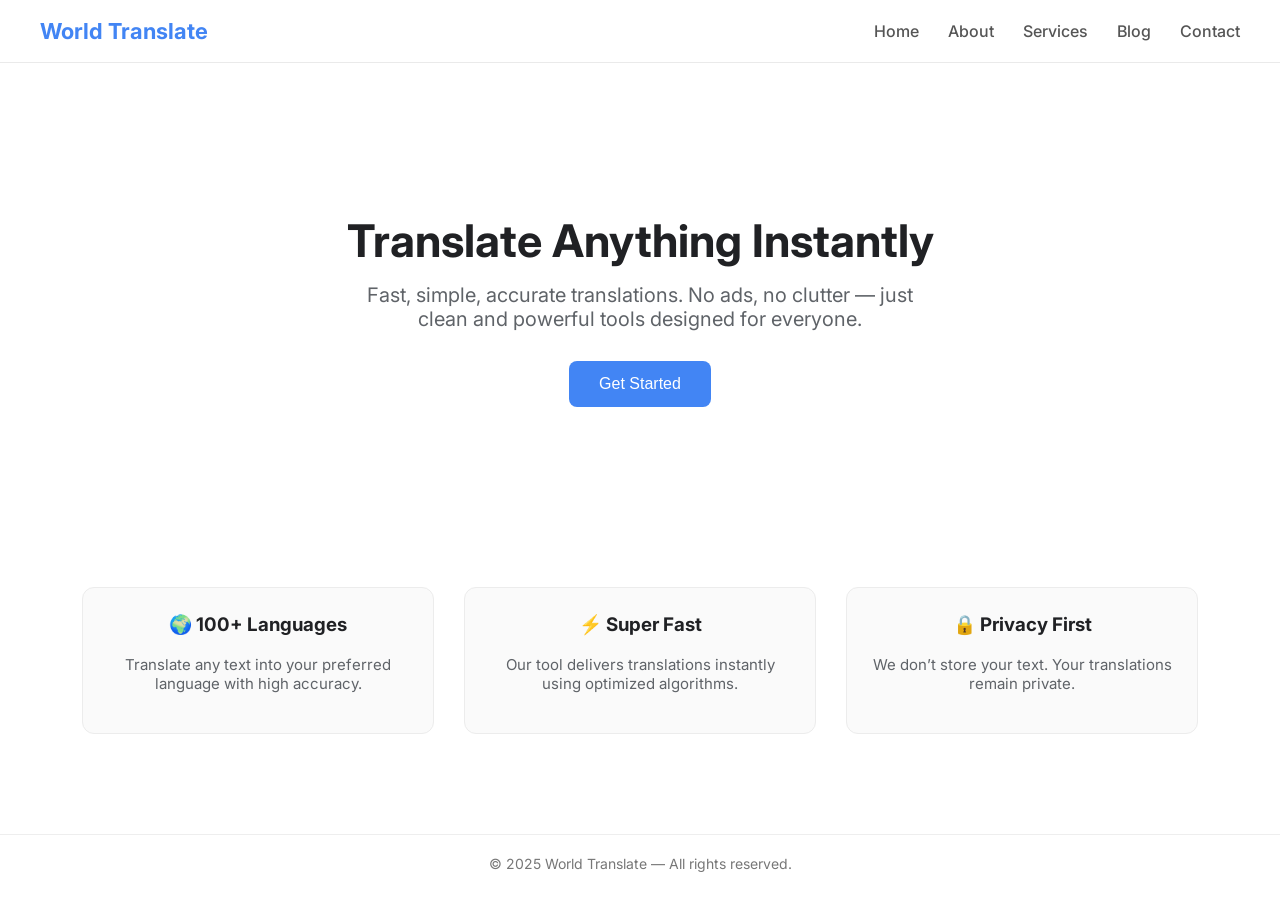
<file: index.html>
<!DOCTYPE html>
<html lang="en">
<head>
    <meta charset="UTF-8" />
    <meta name="viewport" content="width=device-width, initial-scale=1.0" />
    <title>World Translate — Home</title>

    <!-- Google Font -->
    <link href="https://fonts.googleapis.com/css2?family=Inter:wght@300;400;600;700&display=swap" rel="stylesheet">

    <style>
        body {
            margin: 0;
            font-family: 'Inter', sans-serif;
            background: #ffffff;
            color: #333;
        }

        /* Navbar */
        nav {
            display: flex;
            justify-content: space-between;
            align-items: center;
            padding: 18px 40px;
            background: #ffffff;
            border-bottom: 1px solid #eaeaea;
            position: sticky;
            top: 0;
            z-index: 10;
        }

        nav .logo {
            font-size: 22px;
            font-weight: 700;
            color: #4285F4; /* Google blue */
        }

        nav a {
            margin-left: 25px;
            text-decoration: none;
            color: #555;
            font-weight: 500;
            transition: 0.2s;
        }

        nav a:hover {
            color: #4285F4;
        }

        /* Hero Section */
        .hero {
            text-align: center;
            padding: 120px 20px;
        }

        .hero h1 {
            font-size: 45px;
            margin-bottom: 15px;
            color: #202124;
            font-weight: 700;
        }

        .hero p {
            font-size: 20px;
            color: #5f6368;
            max-width: 600px;
            margin: auto;
        }

        .hero button {
            margin-top: 30px;
            padding: 14px 30px;
            font-size: 16px;
            border: none;
            border-radius: 8px;
            background-color: #4285F4;
            color: white;
            cursor: pointer;
            transition: 0.25s;
        }

        .hero button:hover {
            background-color: #2c6adf;
        }

        /* Features section */
        .features {
            display: flex;
            justify-content: center;
            gap: 30px;
            padding: 60px 20px;
            flex-wrap: wrap;
        }

        .card {
            width: 300px;
            padding: 25px;
            border-radius: 12px;
            background: #fafafa;
            border: 1px solid #ececec;
            text-align: center;
        }

        .card h3 {
            margin-top: 0;
            color: #202124;
        }

        .card p {
            color: #5f6368;
            font-size: 15px;
        }

        /* Footer */
        footer {
            text-align: center;
            padding: 20px;
            margin-top: 40px;
            font-size: 14px;
            color: #777;
            border-top: 1px solid #eee;
        }

        @media (max-width: 600px) {
            nav {
                padding: 15px 20px;
            }

            nav a {
                margin-left: 15px;
            }

            .hero h1 {
                font-size: 34px;
            }

            .hero p {
                font-size: 17px;
            }
        }
    </style>
</head>

<body>

    <!-- NAVBAR -->
    <nav>
        <div class="logo">World Translate</div>
        <div>
            <a href="index.html">Home</a>
            <a href="about.html">About</a>
            <a href="services.html">Services</a>
            <a href="blog.html">Blog</a>
            <a href="contact.html">Contact</a>
        </div>
    </nav>

    <!-- HERO SECTION -->
    <div class="hero">
        <h1>Translate Anything Instantly</h1>
        <p>Fast, simple, accurate translations. No ads, no clutter — just clean and powerful tools designed for everyone.</p>
        <a href="services.html">
            <button>Get Started</button>
        </a>
    </div>

    <!-- FEATURE CARDS -->
    <div class="features">
        <div class="card">
            <h3>🌍 100+ Languages</h3>
            <p>Translate any text into your preferred language with high accuracy.</p>
        </div>
        <div class="card">
            <h3>⚡ Super Fast</h3>
            <p>Our tool delivers translations instantly using optimized algorithms.</p>
        </div>
        <div class="card">
            <h3>🔒 Privacy First</h3>
            <p>We don’t store your text. Your translations remain private.</p>
        </div>
    </div>

    <!-- FOOTER -->
    <footer>
        © 2025 World Translate — All rights reserved.
    </footer>

</body>
</html>
</file>
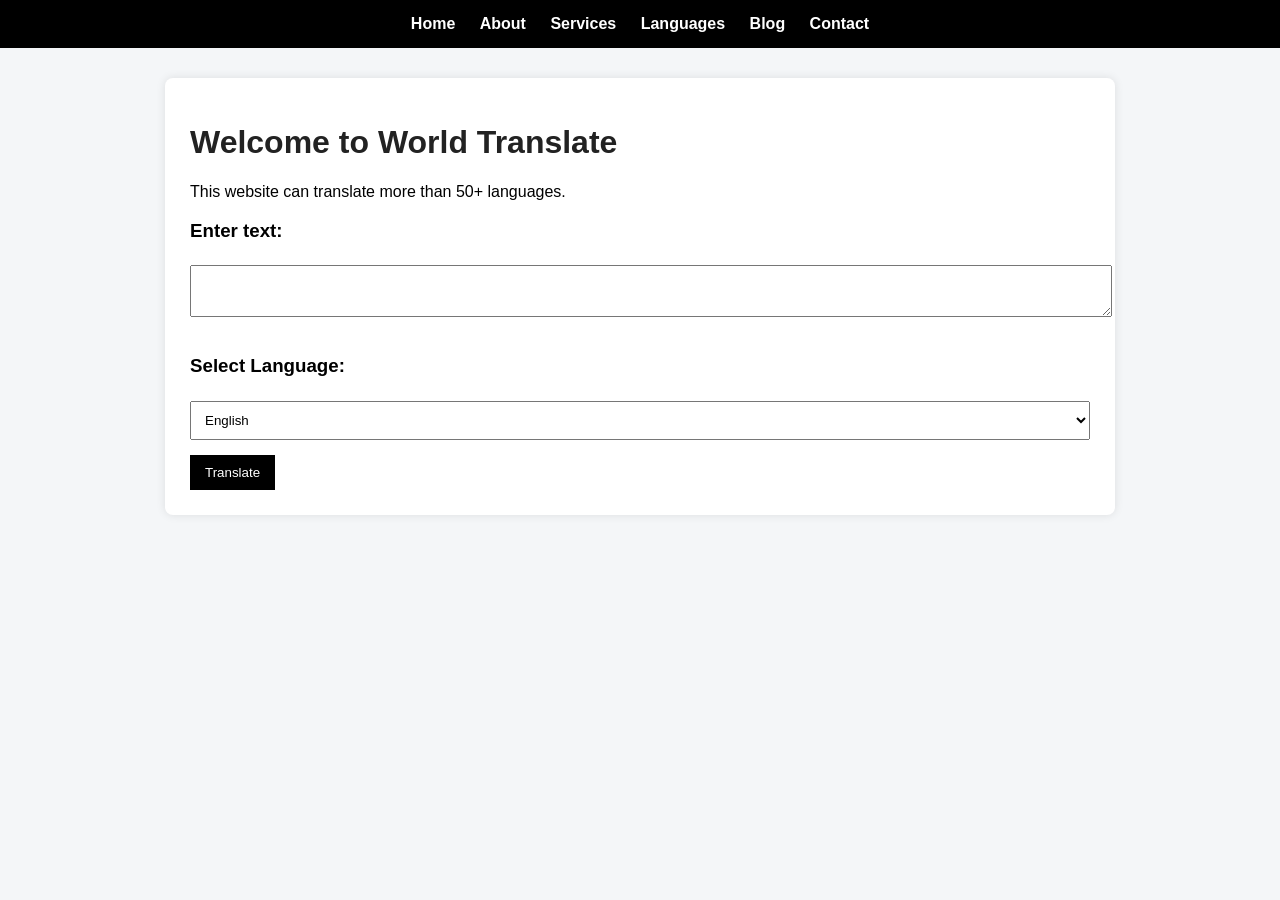
<file: portfolio.html>
<!DOCTYPE html>
<html>
<head>
  <title>World Translate</title>
  <link rel="stylesheet" href="style.css">
</head>
<body>

<header>
  <a href="index.html">Home</a>
  <a href="about.html">About</a>
  <a href="services.html">Services</a>
  <a href="languages.html">Languages</a>
  <a href="blog.html">Blog</a>
  <a href="contact.html">Contact</a>
</header>

<div class="container">
  <h1>Welcome to World Translate</h1>
  <p>This website can translate more than 50+ languages.</p>

  <h3>Enter text:</h3>
  <textarea id="text"></textarea>

  <h3>Select Language:</h3>
  <select>
    <option>English</option>
    <option>Hindi</option>
    <option>Arabic</option>
    <option>French</option>
    <option>Spanish</option>
    <option>Urdu</option>
    <option>Chinese</option>
  </select>

  <button>Translate</button>
</div>

</body>
</html>
</file>
<file: style.css>
body {
  margin: 0;
  font-family: Arial, sans-serif;
  background: #f4f6f8;
}

header {
  background: #000;
  padding: 15px;
  text-align: center;
}

header a {
  color: white;
  text-decoration: none;
  margin: 0 10px;
  font-weight: bold;
}

.container {
  max-width: 900px;
  background: white;
  padding: 25px;
  margin: 30px auto;
  border-radius: 8px;
  box-shadow: 0 0 10px rgba(0,0,0,0.1);
}

h1 {
  color: #222;
}

button {
  padding: 10px 15px;
  border: none;
  background: #000;
  color: #fff;
  cursor: pointer;
}

textarea, select, input {
  width: 100%;
  padding: 10px;
  margin-top: 5px;
  margin-bottom: 15px;
}
</file>
